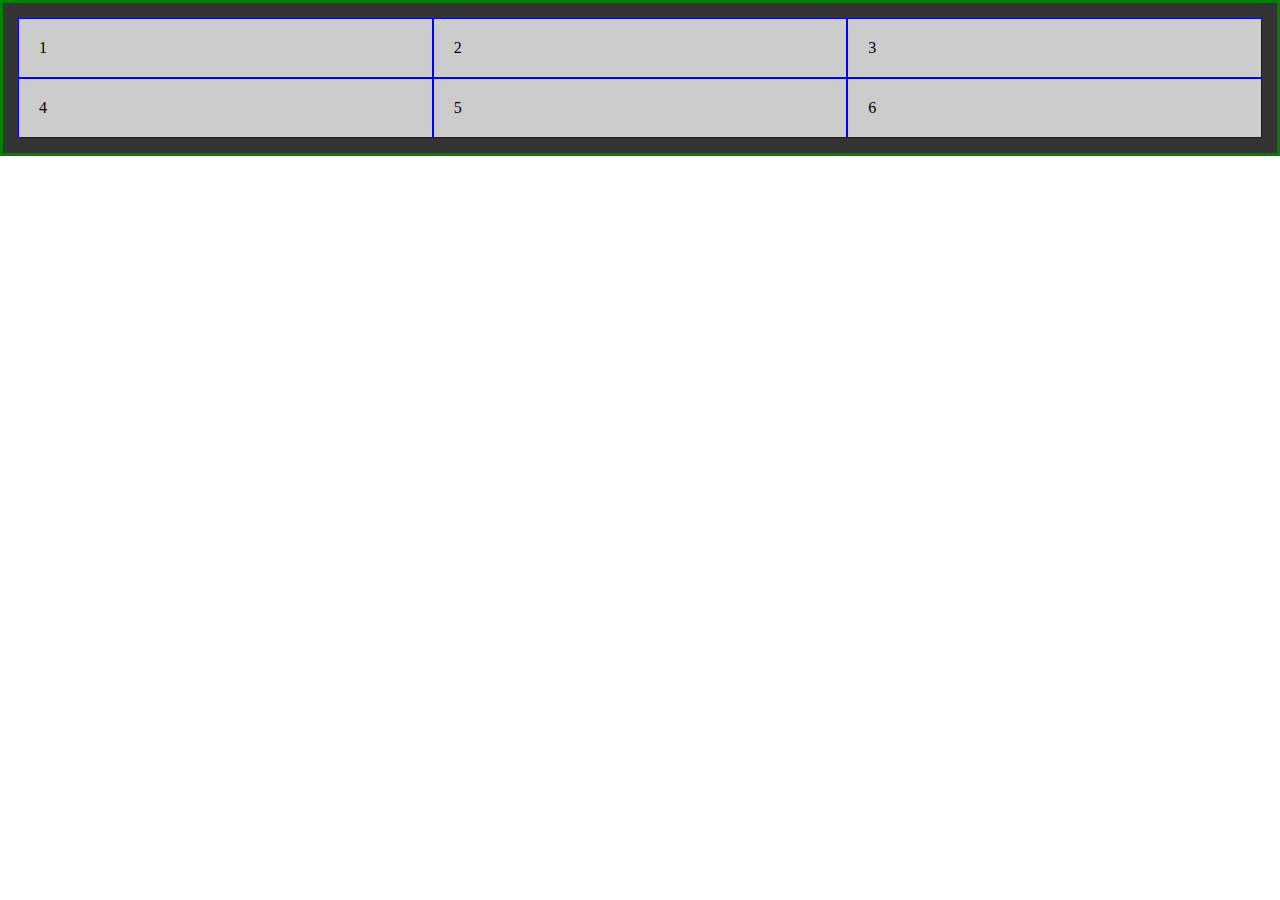
<file: VisualStudioHTML5_CSS3/Aula/grid/index.html>
<!DOCTYPE html>
<html lang="en">
<head>
    <meta charset="UTF-8">
    <meta http-equiv="X-UA-Compatible" content="IE=edge">
    <meta name="viewport" content="width=device-width, initial-scale=1.0">
    <link rel="stylesheet" href="style.css">
    <title>Document</title>
</head>
<body>
    <div class="container">
        <div id="iten-1">1</div>
        <div id="iten-2">2</div>
        <div id="iten-3">3</div>
        <div id="iten-4">4</div>
        <div id="iten-5">5</div>
        <div id="iten-6">6</div>

    </div>
</body>
</html>
</file>
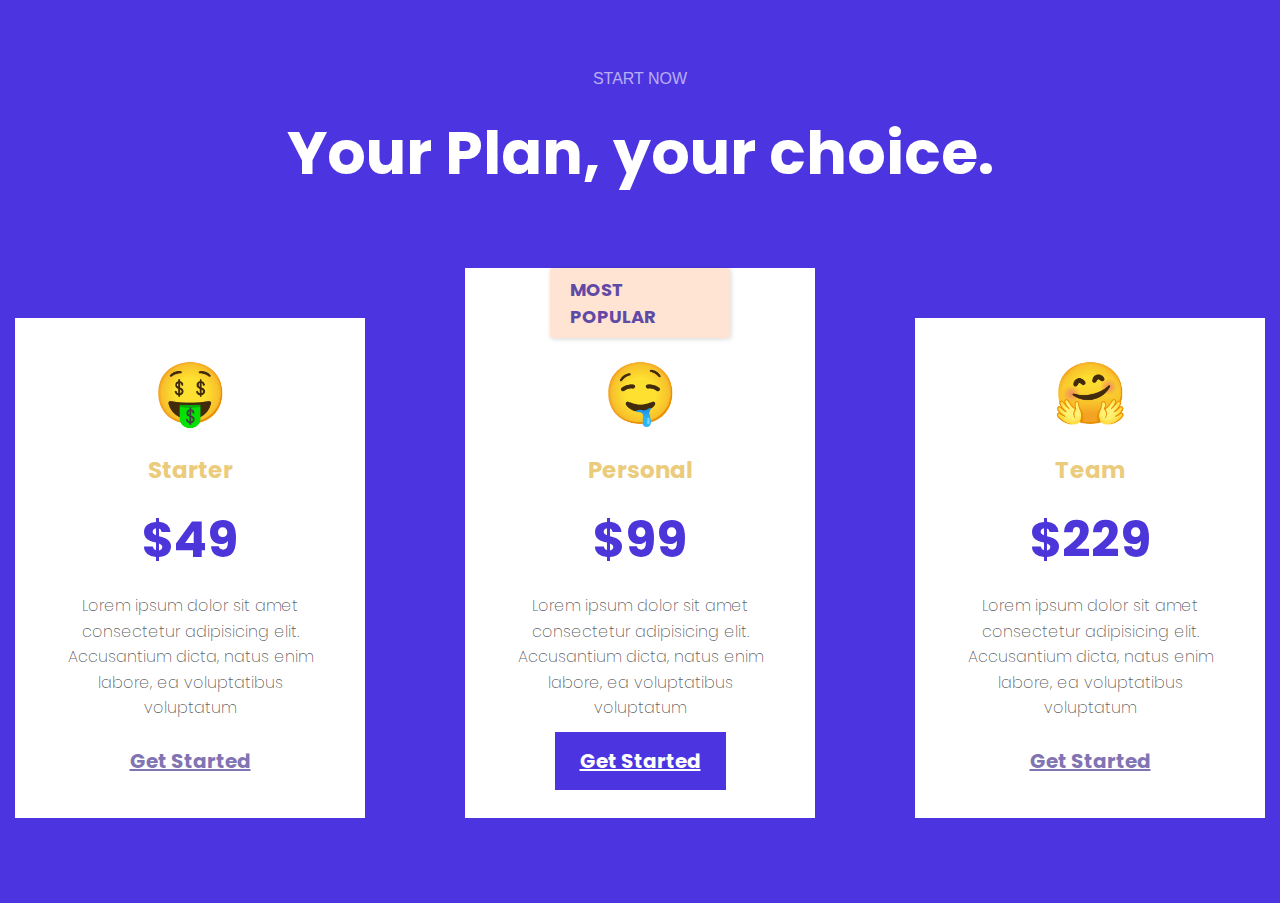
<file: preços.html>
<!DOCTYPE html>
<html lang="pt-br">
<head>
    <meta charset="UTF-8">
    <meta http-equiv="X-UA-Compatible" content="IE=edge">
    <meta name="viewport" content="width=device-width, initial-scale=1.0">
    <link rel="stylesheet" href="style.css">
    <title>Preços</title>
</head>
<body>
    <header>
        <p style="font-family: Verdana, Geneva, Tahoma, sans-serif; font-weight: 100px; color: rgba(255, 255, 255, 0.61);">START NOW</p>
        <h1>Your Plan, your choice.</h1>
    </header>
    <main>
        <div class="popular">
            <div>
                <p>MOST POPULAR</p>
            </div>
        </div>

        <div class="esquerda">
            <div class="emoji">
                <h3>&#x1F911;</h3>
                <div class="texto">
                    <h2>Starter</h2>
                    <div class="nota">$49</div>
                    <p>Lorem ipsum dolor sit amet consectetur adipisicing elit. Accusantium dicta, natus enim labore, ea voluptatibus voluptatum</p>
                    <br>
                    <a href="#">Get Started</a>
                </div>
            </div>
        </div>

        <div class="meio">
            <div class="emoji">
                <h3>&#x1F924;</h3>
                <div class="texto">
                    <h2>Personal</h2>
                    <div class="nota">$99</div>
                    <p>Lorem ipsum dolor sit amet consectetur adipisicing elit. Accusantium dicta, natus enim labore, ea voluptatibus voluptatum</p>
                    <br>
                    <a href="#" class="esp">Get Started</a>
                </div>
            </div>
        </div>

        <div class="direita">
            <div class="emoji">
                <h3>&#x1F917;</h3>
                <div class="texto">
                    <h2>Team</h2>
                    <div class="nota">$229</div>
                    <p>Lorem ipsum dolor sit amet consectetur adipisicing elit. Accusantium dicta, natus enim labore, ea voluptatibus voluptatum</p>
                    <br>
                    <a href="#">Get Started</a>
                </div>
            </div>
        </div>
    </main>
</body>
</html>
</file>
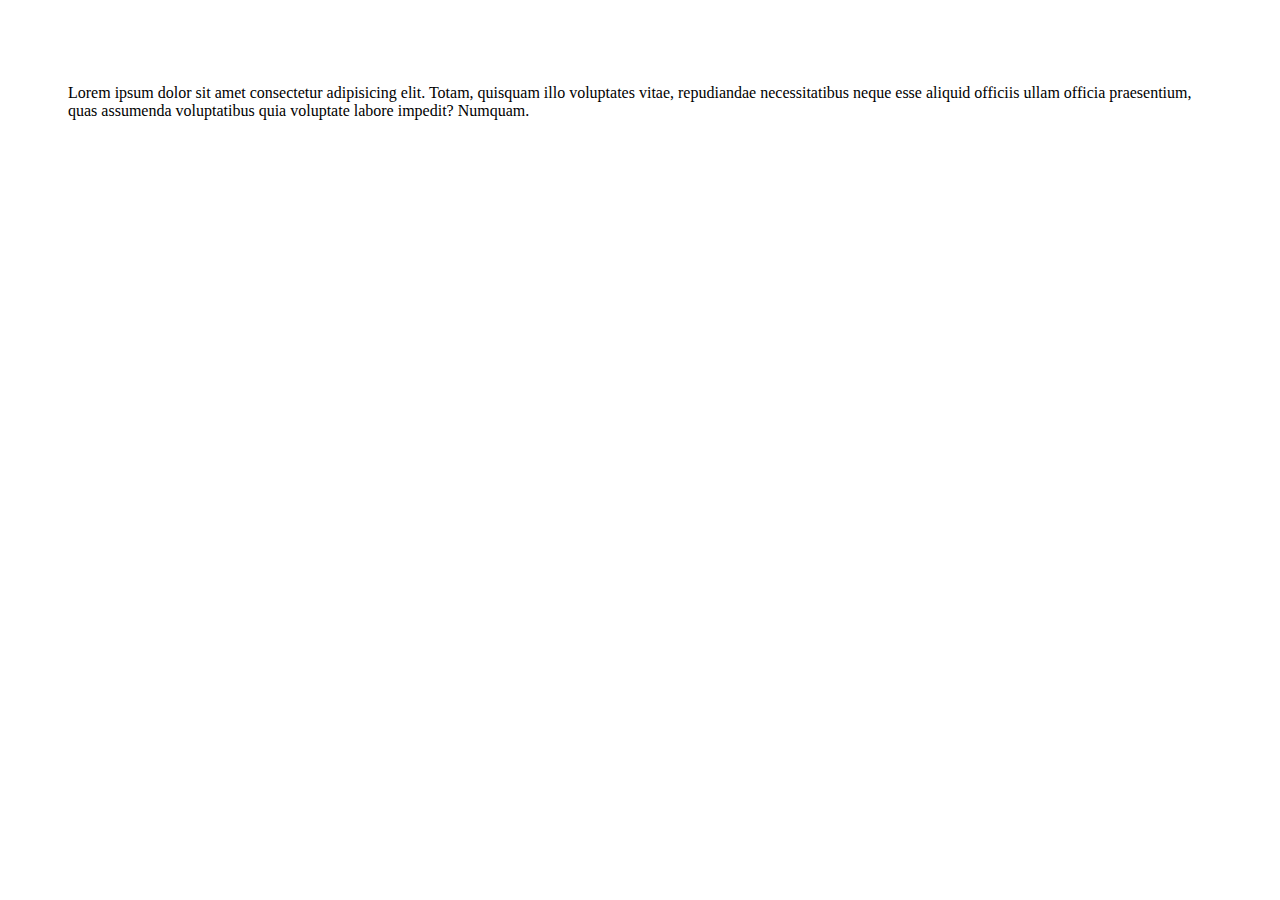
<file: ProjetoSite/menuprincipal.html>
<!DOCTYPE html>
<html lang="pt">
<head>
    <meta charset="UTF-8">
    <meta http-equiv="X-UA-Compatible" content="IE=edge">
    <meta name="viewport" content="width=device-width, initial-scale=1.0">
    <link rel="stylesheet" href="geral.css">
    <title>Document</title>
</head>
<body>
    <header>
        <p>Lorem ipsum dolor sit amet consectetur adipisicing elit. Totam, quisquam illo voluptates vitae, repudiandae necessitatibus neque esse aliquid officiis ullam officia praesentium, quas assumenda voluptatibus quia voluptate labore impedit? Numquam.</p>
    </header>
    <main>
        <div></div>
        <div></div>
        <div></div>
    </main>
</body>
</html>
</file>
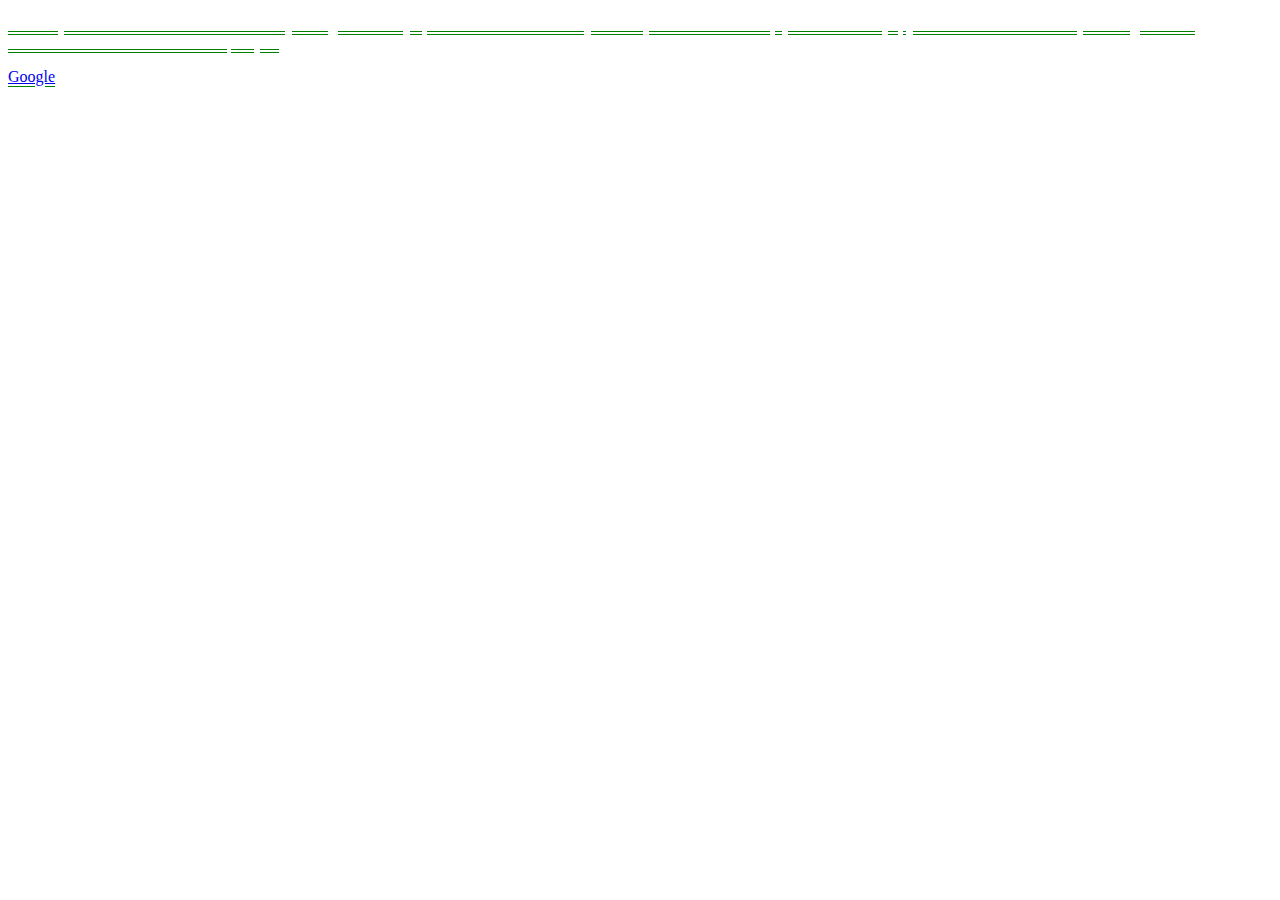
<file: VisualStudioHTML5_CSS3/imagenspara_usar/teste.html>
<!DOCTYPE html>
<html lang="pt-br">
<head>
    <meta charset="UTF-8">
    <meta http-equiv="X-UA-Compatible" content="IE=edge">
    <meta name="viewport" content="width=device-width, initial-scale=1.0">
    <title>Testes</title>
    <link rel="maisimportantes" href="maisimportantes.css">
    <style>
        p {
            text-decoration: underline green double;
            color: white;
            /*text-shadow: 1px 1px 2px black, 0 0 25px blue, 0 0 5px darkblue;*/
        }
    </style>
</head>
<body>
    <p>Lorem ipsum dolor sit amet consectetur adipisicing elit. Cumque, dicta dolorum odio voluptas voluptatem debitis modi, quaerat velit ut qui, possimus natus. Est consequatur dignissimos accusantium sint dolores. Incidunt, neque!</p>
    <p><a href="https://google.com" target="_blank">Google</a></p>
</body>
</html>
</file>
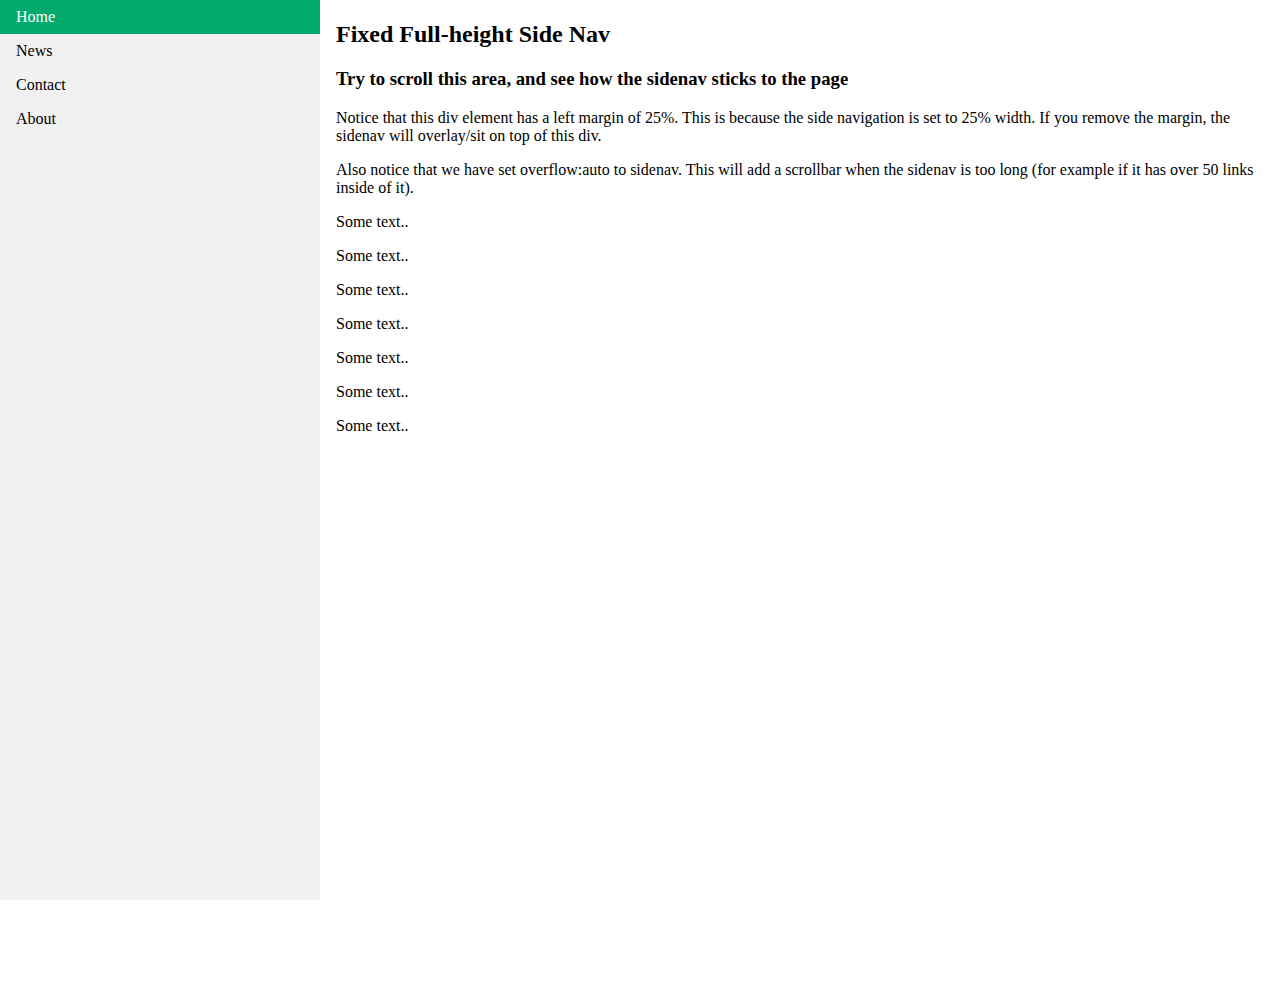
<file: W3School/navigarion_bar/Vertical_Bar.html>
<!DOCTYPE html>
<html lang="pt-br">
<head>
    <meta charset="UTF-8">
    <meta http-equiv="X-UA-Compatible" content="IE=edge">
    <meta name="viewport" content="width=device-width, initial-scale=1.0">
    <title>Document</title>
    <style>
    body {
        margin: 0;
      }
      
      ul {
        list-style-type: none;
        margin: 0;
        padding: 0;
        width: 25%;
        background-color: #f1f1f1;
        position: fixed;
        height: 100%;
        overflow: auto;
      }
      
      li a {
        display: block;
        color: #000;
        padding: 8px 16px;
        text-decoration: none;
      }
      
      li a.active {
        background-color: #04AA6D;
        color: white;
      }
      
      li a:hover:not(.active) {
        background-color: #555;
        color: white;
      }
    </style>
</head>
<body>
    <ul>
        <li><a class="active" href="#home">Home</a></li>
        <li><a href="#news">News</a></li>
        <li><a href="#contact">Contact</a></li>
        <li><a href="#about">About</a></li>
      </ul>
      
      <div style="margin-left:25%;padding:1px 16px;height:1000px;">
        <h2>Fixed Full-height Side Nav</h2>
        <h3>Try to scroll this area, and see how the sidenav sticks to the page</h3>
        <p>Notice that this div element has a left margin of 25%. This is because the side navigation is set to 25% width. If you remove the margin, the sidenav will overlay/sit on top of this div.</p>
        <p>Also notice that we have set overflow:auto to sidenav. This will add a scrollbar when the sidenav is too long (for example if it has over 50 links inside of it).</p>
        <p>Some text..</p>
        <p>Some text..</p>
        <p>Some text..</p>
        <p>Some text..</p>
        <p>Some text..</p>
        <p>Some text..</p>
        <p>Some text..</p>
      </div>
</body>
</html>
</file>
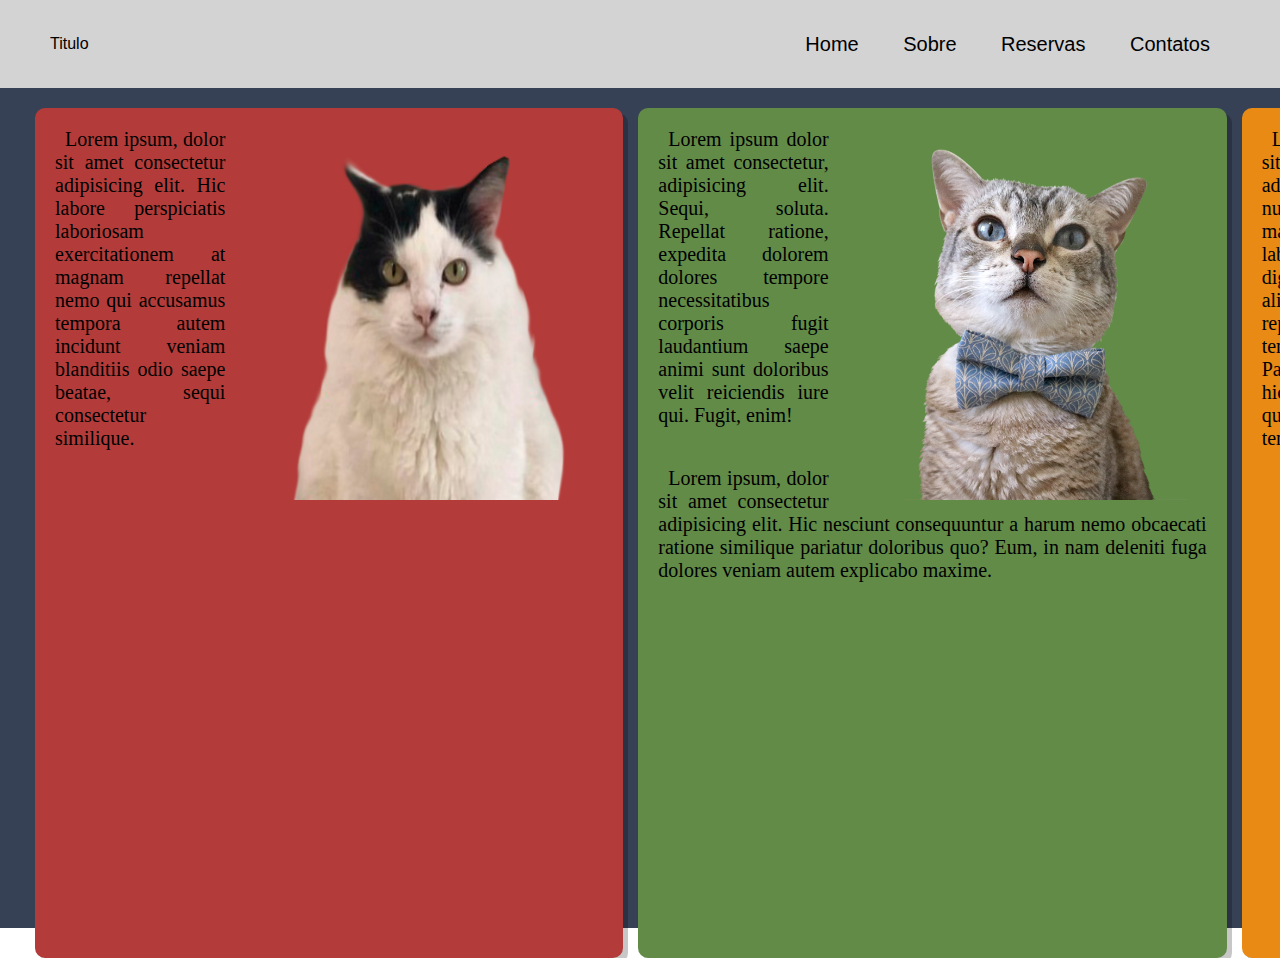
<file: VisualStudioHTML5_CSS3/Aula/flex/siteFLEX.html>
<!DOCTYPE html>
<html lang="pt-br">
<head>
    <meta charset="UTF-8">
    <meta http-equiv="X-UA-Compatible" content="IE=edge">
    <meta name="viewport" content="width=device-width, initial-scale=1.0">
    <title>Document</title>
    <link rel="stylesheet" href="stylesheet.css">
</head>
<body>
    <div class="superMain">
        <div class="header">
            <div class="title">
                <p>Titulo</p>
            </div>
            <div class="links">
                <a href="#">Home</a>
                <a href="#">Sobre</a>
                <a href="#">Reservas</a>
                <a href="#">Contatos</a>
            </div>
        </div>
        <div class="main">
            <div class="container">
                <div class="esp01">
                    <p><img src="outro.png" alt=""> Lorem ipsum, dolor sit amet consectetur adipisicing elit. Hic labore perspiciatis laboriosam exercitationem at magnam repellat nemo qui accusamus tempora autem incidunt veniam blanditiis odio saepe beatae, sequi consectetur similique.</p>
                    <div class="escolher">
                    </div>
                </div>
                <div class="esp02">
                    <p> <img src="grvata.jpeg" alt="">Lorem ipsum dolor sit amet consectetur, adipisicing elit. Sequi, soluta. Repellat ratione, expedita dolorem dolores tempore necessitatibus corporis fugit laudantium saepe animi sunt doloribus velit reiciendis iure qui. Fugit, enim!</p>
                    <p>Lorem ipsum, dolor sit amet consectetur adipisicing elit. Hic nesciunt consequuntur a harum nemo obcaecati ratione similique pariatur doloribus quo? Eum, in nam deleniti fuga dolores veniam autem explicabo maxime.</p>
                </div>
                <div class="esp03">
                    <p> <img src="outo_gato.png" alt="">Lorem, ipsum dolor sit amet consectetur adipisicing elit. Vitae nulla voluptate magnam, rem enim laborum excepturi dignissimos eligendi aliquam reprehenderit tempore illo. Pariatur consectetur hic maxime quisquam fuga tempora cupiditate. </p>
                </div>
            </div>

        </div>
    </div>
</body>
</html>
</file>
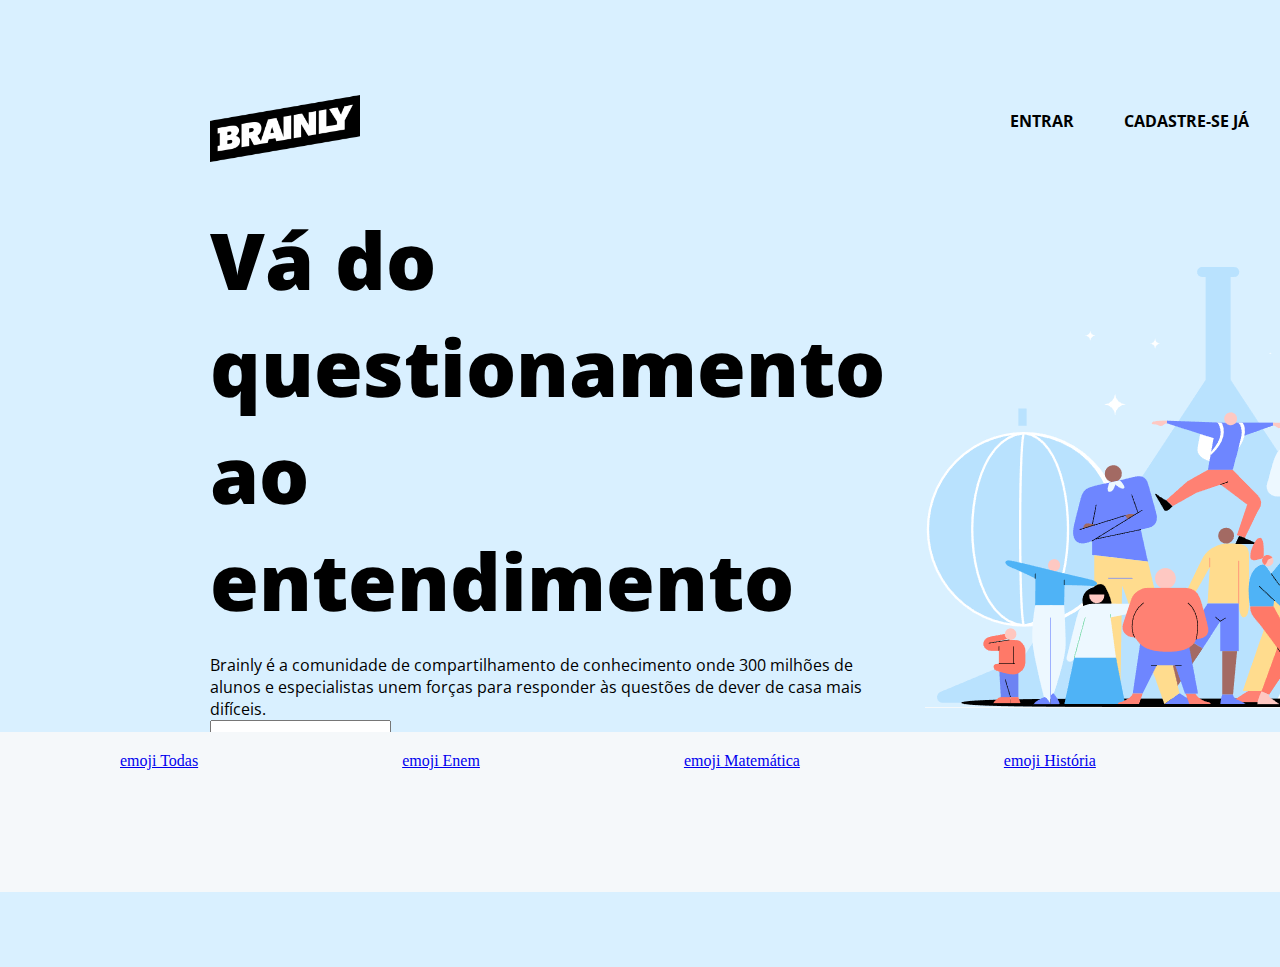
<file: VisualStudioHTML5_CSS3/Aula/grid/copiaBrainly.html>
<!DOCTYPE html>
<html lang="en">
<head>
    <meta charset="UTF-8">
    <meta http-equiv="X-UA-Compatible" content="IE=edge">
    <meta name="viewport" content="width=device-width, initial-scale=1.0">
    <link rel="stylesheet" href="brainly.css">
    <title>Document</title>
</head>
<body>
    <div class="container">
        <div id="header">
            <img src="imagens/Brainly_logo.png" alt="">
            <a href="#" id="pergunta">FAÇA UMA PERGUNTA</a>
            <a href="#">CADASTRE-SE JÁ</a>
            <a href="#">ENTRAR</a>
        </div>
        <div id="content">
            <h1>Vá do questionamento ao entendimento</h1>
            <p>Brainly é a comunidade de compartilhamento de conhecimento onde 300 milhões de alunos e especialistas unem forças para responder às questões de dever de casa mais difíceis.</p>
            <input type="" >
        </div>
        <div class="image">
            <img src="imagens/brainlydepobre.png" alt="">
        </div>

        <div id="footer">
            <a href="#">emoji Todas</a>
            <a href="#">emoji Enem</a>
            <a href="#">emoji Matemática</a>
            <a href="#">emoji História</a>
            <a href="#">emoji Geografia</a>
        </div>
    </div>
</body>
</html>
</file>
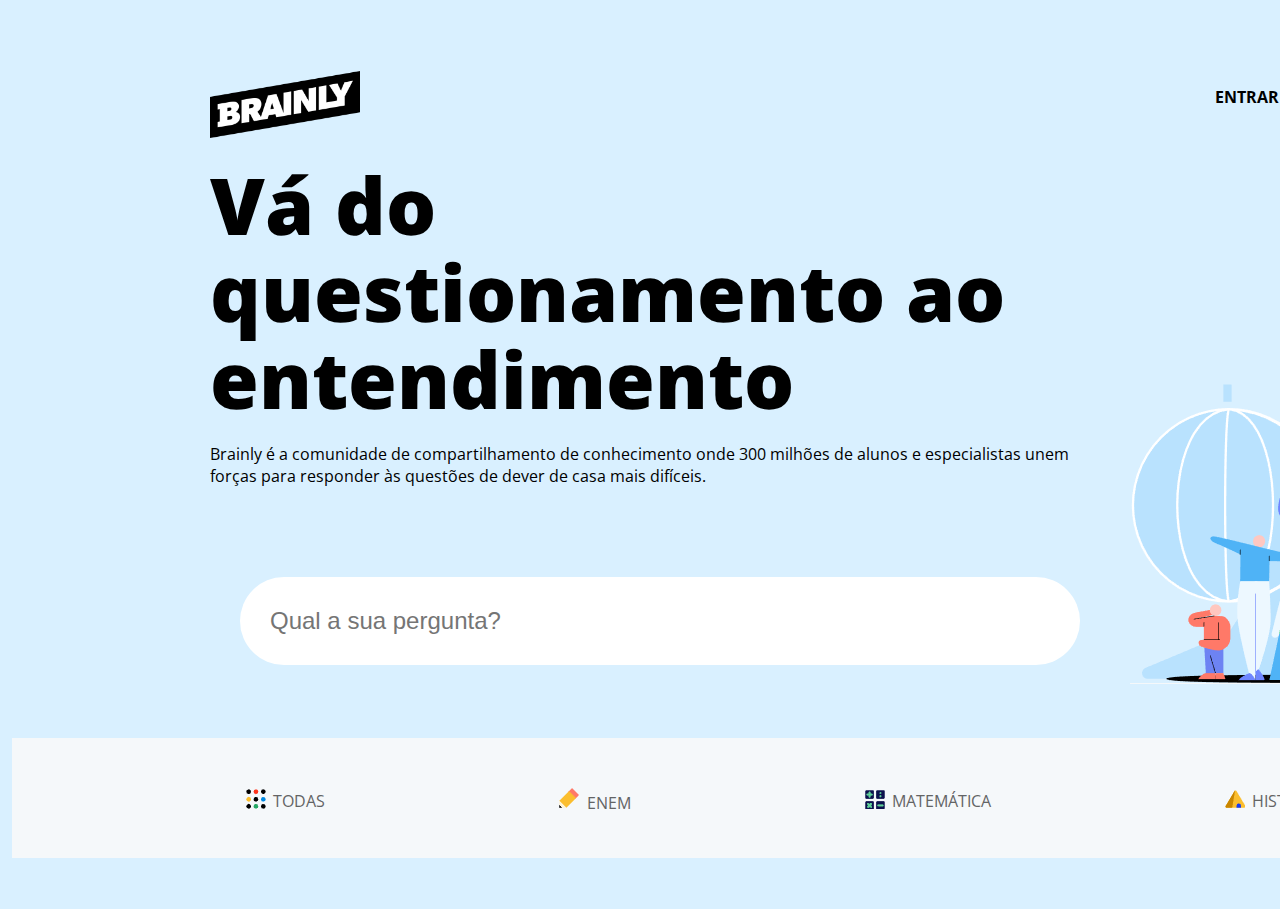
<file: VisualStudioHTML5_CSS3/Aula/grid/copiaBrainly_certa.html>
<!DOCTYPE html>
<html lang="en">
<head>
    <meta charset="UTF-8">
    <meta http-equiv="X-UA-Compatible" content="IE=edge">
    <meta name="viewport" content="width=device-width, initial-scale=1.0">
    <link rel="stylesheet" href="brainly_certo.css">
    <title>Document</title>
</head>
<body>
    <div class="container">
        <div id="header">
            <img src="imagens/Brainly_logo.png" alt="">
            <a href="#" id="pergunta">FAÇA UMA PERGUNTA</a>
            <a href="#">CADASTRE-SE JÁ</a>
            <a href="#">ENTRAR</a>
        </div>
        <div id="content">
            <h1>Vá do questionamento ao entendimento</h1>
            <p>Brainly é a comunidade de compartilhamento de conhecimento onde 300 milhões de alunos e especialistas unem forças para responder às questões de dever de casa mais difíceis.</p>
            <div class="pesquisa">
                <input type="text" placeholder="Qual a sua pergunta?">
            </div>
        </div>
        <div class="image">
            <img src="imagens/brainlydepobre.png" alt="">
        </div>

        <div id="footer">
        
                <a href="#"><img src="imagens/IMAGEM_TODOS.png" alt="">TODAS</a>
                <a href="#"><img src="imagens/lapis.png" alt="">ENEM</a>
                <a href="#"><img src="imagens/MATEMA.png" alt="">MATEMÁTICA</a>
                <a href="#"><img src="imagens/HISTORIA.png" alt="">HISTÓRIA</a>
                <a href="#"><img src="imagens/GEOGRA.png" alt="">GEOGRAFIA</a>
        
        </div>
    </div>
</body>
</html>
</file>
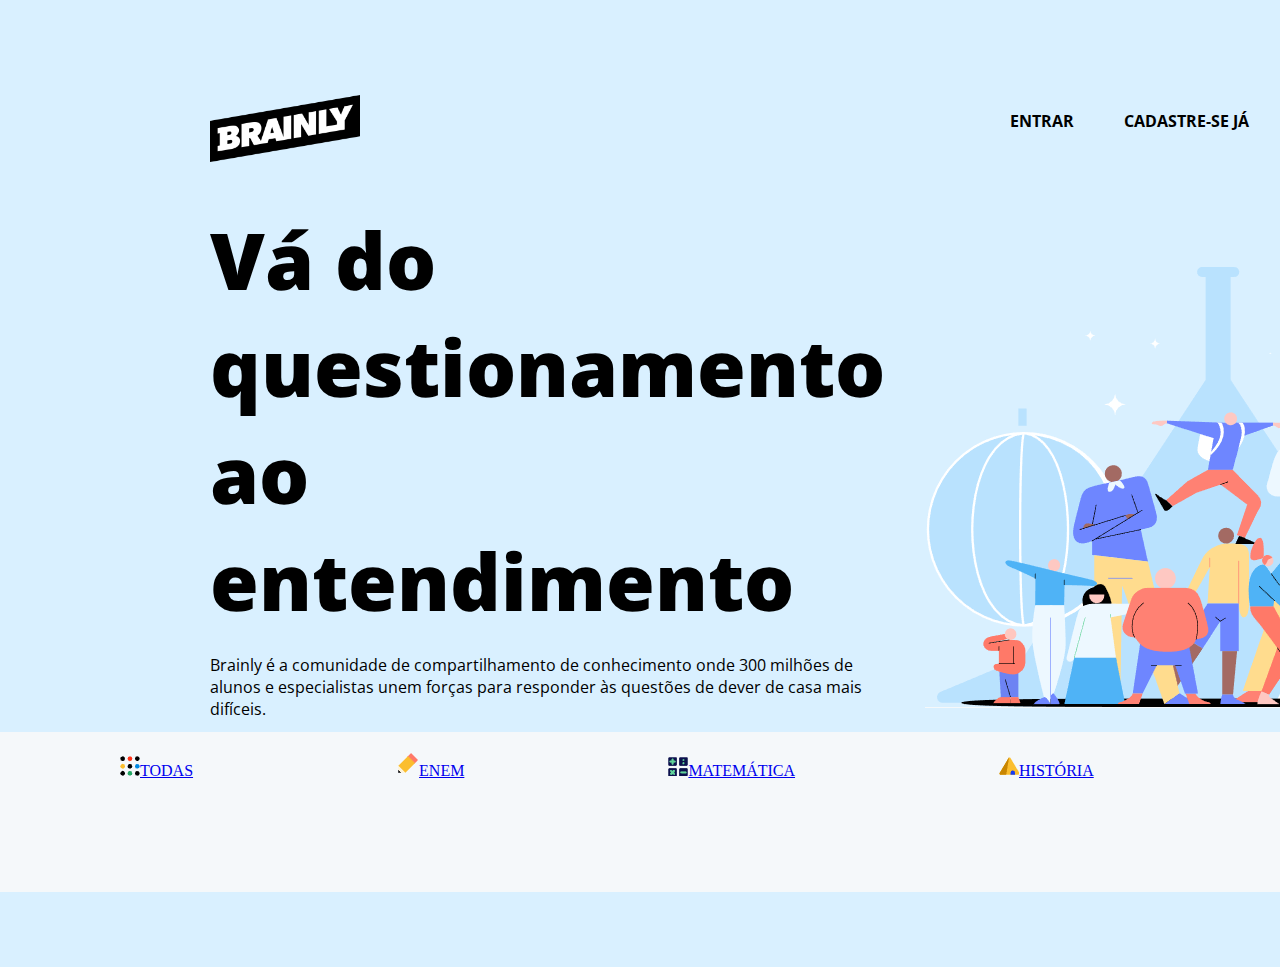
<file: VisualStudioHTML5_CSS3/Aula/grid/copiaBrainly_feitacomocu.html>
<!DOCTYPE html>
<html lang="en">
<head>
    <meta charset="UTF-8">
    <meta http-equiv="X-UA-Compatible" content="IE=edge">
    <meta name="viewport" content="width=device-width, initial-scale=1.0">
    <link rel="stylesheet" href="brainly.css">
    <title>Document</title>
</head>
<body>
    <div class="container">
        <div id="header">
            <img src="imagens/Brainly_logo.png" alt="">
            <a href="#" id="pergunta">FAÇA UMA PERGUNTA</a>
            <a href="#">CADASTRE-SE JÁ</a>
            <a href="#">ENTRAR</a>
        </div>
        <div id="content">
            <h1>Vá do questionamento ao entendimento</h1>
            <p>Brainly é a comunidade de compartilhamento de conhecimento onde 300 milhões de alunos e especialistas unem forças para responder às questões de dever de casa mais difíceis.</p>
            <div class="pesquisa">
                <input type="text" placeholder="Qual a sua pergunta?">
            </div>
        </div>
        <div class="image">
            <img src="imagens/brainlydepobre.png" alt="">
        </div>

        <div id="footer">
        
                <a href="#"><img src="imagens/IMAGEM_TODOS.png" alt="">TODAS</a>
                <a href="#"><img src="imagens/lapis.png" alt="">ENEM</a>
                <a href="#"><img src="imagens/MATEMA.png" alt="">MATEMÁTICA</a>
                <a href="#"><img src="imagens/HISTORIA.png" alt="">HISTÓRIA</a>
                <a href="#"><img src="imagens/GEOGRA.png" alt="">GEOGRAFIA</a>
        
        </div>
    </div>
</body>
</html>
</file>
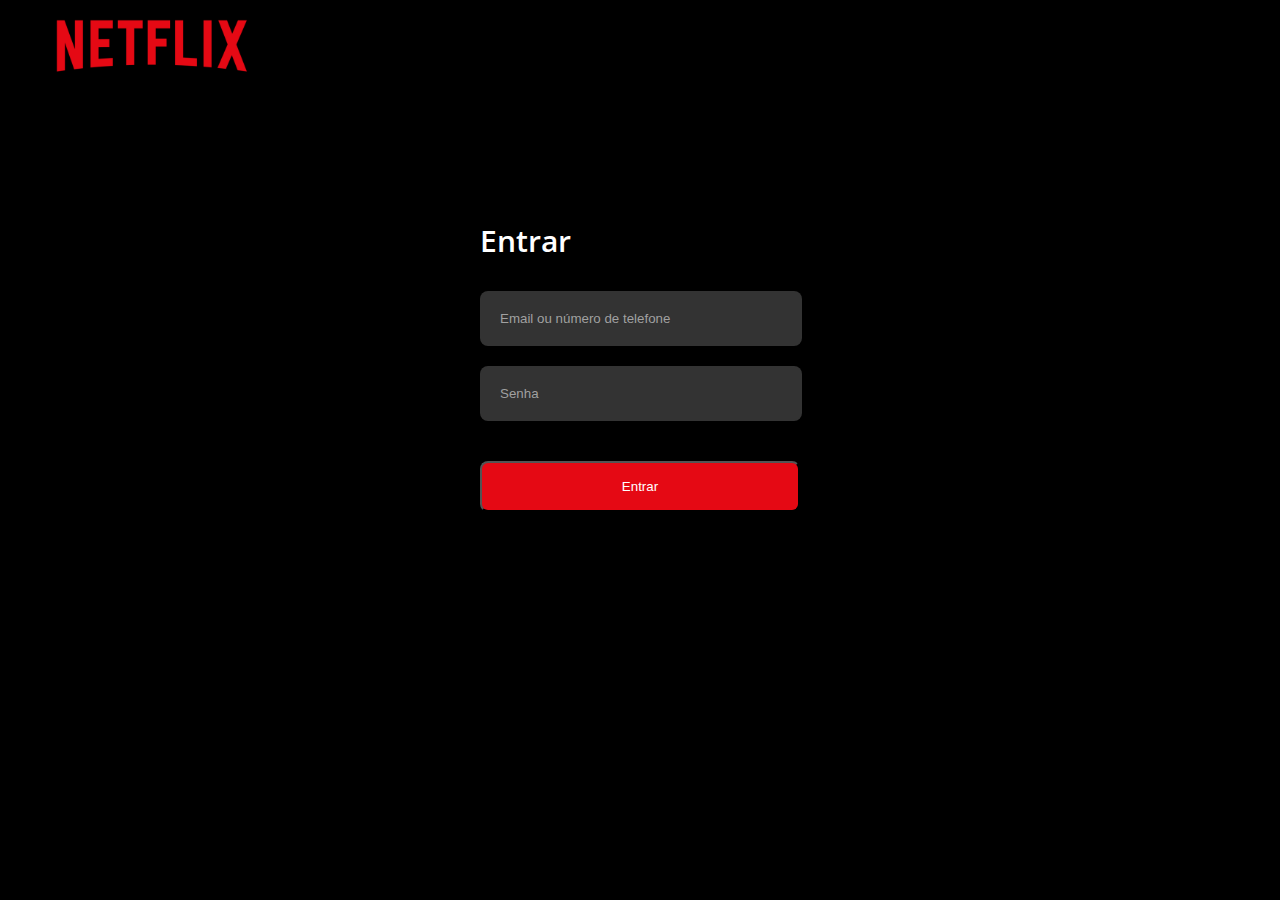
<file: VisualStudioHTML5_CSS3/Aula/netflix/netflix.html>
<!DOCTYPE html>
<html lang="pt-br">
<head>
    <meta charset="UTF-8">
    <meta http-equiv="X-UA-Compatible" content="IE=edge">
    <meta name="viewport" content="width=device-width, initial-scale=1.0">
    <title>Netflix</title>
    <link rel="stylesheet" href="stylesheet.css">
</head>
<body class="fundo">
    <div class="opac">
        <header class="header">
            <div class="logo">
                <img src="Netflix-Brand-Logo.png" alt="">
            </div>
        </header>
        <main class="main">
            <div class="loginMenu">
                <h3>Entrar</h3>
                <input type="email" placeholder="Email ou número de telefone" class="escrever">
                <input type="password" placeholder="Senha" class="escrever">
                <button>Entrar</button>
            </div>
        </main>
    </div>
</body>
</html>
</file>
<file: VisualStudioHTML5_CSS3/Aula/grid/style.css>
*{
    padding: 0;
    margin: 0;
}

.container{
    background-color: #333;
    border: 3px solid red;
    padding: 15px;
    display: grid;
    /*grid-template-columns: auto auto auto;
    height: 50vh;
    grid-template-rows: 20% auto;
    justify-content: center;
    align-items: end;*/
    grid-template-areas: 
    'h h h'
    's c c'
    'f f f';
}

.container div{
    background-color: #ccc;
    padding: 20px;
    border: 1px solid blue;
}

#header{
    grid-area: h;
}

#sideBar{
    grid-area: s;
}

#content{
    grid-area: c;
}

#footer{
    grid-area: f;
}

@media (max-width: 740px) and (min-width: 500px){
    .container{
        grid-template-columns: auto auto;
    }
}

@media (min-width: 1000px){
    .container{
        border: 3px solid green;
    }
}

@media (max-width: 400px){
    .container{
        grid-template-columns: auto;
    }
    #iten-6{
        display: none;
    }
}
</file>
<file: style.css>
@charset "UTF-8";

@import url('https://fonts.googleapis.com/css2?family=Poppins:wght@200;700&display=swap');


*{
    padding: 0;
    margin: 0;
}

body{
    background-color: #4C35E0;
}

header{
    color: white;
    padding: 70px;
    text-align: center;
}

header p{
    padding-bottom: 20px;
}

main{
    display: flex;
    justify-content: center;
    font-family: Poppins;
}

h1{
    font: bold 60px Poppins;
}

a{
    color: #8174b3;
}


.esquerda{
    display: flex;
    height: 500px;
    width: 350px;
    background-color: white;
    margin: 50px;
}

.meio{
    display: flex;
    width: 350px;
    height: 500px;
    background-color: white;
    margin: 50px;
}

.direita{
    display: flex;
    width: 350px;
    height: 500px;
    background-color: white;
    margin: 50px;
}

.popular{
    display: flex;
    position: absolute;
    background-color: white;
    justify-content: center;
    height: 70px;
    width: 350px;
}

.popular p{
    font: bold 18px Poppins;
    padding: 20px;
    color: #614AA5;
}

.popular div{
    width: 180px;
    background-color: #FFE4D4;
    display: flex;
    align-items: center;

    border-radius: 3px;
    box-shadow: 1px 1px 5px rgba(0, 0, 0, 0.158);
}

.emoji h3{
    font-size: 60px;
}

.emoji{
    display: block;
    padding: 0px 20px 0px 20px;
    margin: 30px;
    height: 100px;
    width: 350px;
    text-align: center;
}

.texto h2{
    font: bold 23px Poppins;
    color: #EBCB7C;
}

.texto p{
    text-justify: auto;
    color: rgba(0, 0, 0, 0.658);
    font-weight: 200;
    line-height: 1.6;
}

.esp{
    color: white;
    background-color: #4C35E0;
    padding: 15px 25px;
}

.texto a{
    font: bold 20px Poppins;
}

.texto{
    display: block;
    justify-content: center;
    padding-top: 15px;
    height: 450px;
}

.nota{
    padding: 15px;
    font: bold 50px Poppins;
    color: #4D36D9;
}
</file>
<file: ProjetoSite/geral.css>
@charset 'UTF-8';

header {
    padding: 60px;
}
</file>
<file: VisualStudioHTML5_CSS3/imagenspara_usar/maisimportantes.css>
/*
height	Sets the height of an element
max-height	Sets the maximum height of an element
max-width	Sets the maximum width of an element
min-height	Sets the minimum height of an element
min-width	Sets the minimum width of an element
width	Sets the width of an element
*/

/*Display flex é importante*/
/*flex-direction por padrão vem como linha (row) mas é possivel mudar para column*/

*{
    padding: 0;
    margin: 0;
}

div {
    background-image: url(gato-cat.gif);
    color: green;
    /*max-width: 200px;
    Usado na responsividade de paginas*/
}

/* FUNCIONA
body{
    background: #ffffff url(png-clipart-cats-cats-thumbnail.png) scroll right top;
}*/

img{
    /*A propriedade z-index especifica a ordem de pilha de um elemento (qual elemento deve ser colocado na frente ou atrás dos outros).
    Um elemento pode ter uma ordem de pilha positiva ou negativa*/
    z-index: -1;
    /*Deixa a imagem ao lado que escolher(Tambem funciona com a DIV)                <p><img>Lorem..</p>*/
    float: right;
}

div {
    /*Mantem o tamanho em 300 ao inves de acresentar 50 (300 px do width + 25px do padding left e + 25px right)
    Por causa do box-sizing: border-box;*/
    width: 300px;
    padding: 25px;
    box-sizing: border-box;
    float: left;
    /*Deixa a div embaico da div que está na esquerda*/
    clear: left;
  }

p {
    text-decoration: underline green double;
}

/*Position*/
/* mouse over link (Segure e ele fica com a cor...)*/
a:hover /*Essa pseudoclasse funciona em muitos outros elementos*/ {
    color: hotpink;
}

/* unvisited link */
a:link /*Essa pseudoclasse funciona em muitos outros elementos*/{
    color: red;
}

/* visited link */
a:visited /*Essa pseudoclasse funciona em muitos outros elementos*/{
    color: green;
}

/* selected link */
a:active /*Essa pseudoclasse funciona em muitos outros elementos*/{
    color: blue;
}
</file>
<file: VisualStudioHTML5_CSS3/Aula/flex/stylesheet.css>
*{
    padding: 0;
    margin: 0;
}

.superMain{
    width: 100%;
    height: 98vh;
}

.header{
    width: 100%;
    height: 10%;
    background-color: #d3d3d3;
    display: flex;
    justify-content: space-between;
    align-items: center;
    font-family: 'Lucida Sans', 'Lucida Sans Regular', 'Lucida Grande', 'Lucida Sans Unicode', Geneva, Verdana, sans-serif;
}

.main{
    background-color: #364156;
}

.title{
    margin: 0 50px;

}

.links{
    margin: 0 50px;
}

.links a{
    margin: 0 20px;
    text-decoration: none;
    font-size: 20px;
    color: black;
    padding: 20px 0px;
}

a::hover{
    background-color: rgb(150, 150, 150);
}

@media screen and (max-width: 720px){
    .links{
        display: none;  
    }
}

.main{
    font-family: Cambria, Cochin, Georgia, Times, 'Times New Roman', serif;
    font-size: 20px;
}

.main p{
    text-align: justify;
    text-indent: 10px;
    padding: 20px;
}

.container{
    border-top: 50px;
    width: 1825px;
    height: 800px;
    padding: 20px;
    display: flex;
}

.esp01{
    border-radius: 10px;
    box-shadow: 5px 5px rgba(0, 0, 0, 0.219);
    width: 600px;
    height: 850px;
    background-color: #b33c3a;
    margin-right: 15px;
    margin-left: 15px;
}

.esp02{
    border-radius: 10px;
    box-shadow: 5px 5px rgba(0, 0, 0, 0.219);
    width: 600px;
    height: 850px;
    margin-right: 15px;
    background-color: #628B48;
}

.esp03{
    border-radius: 10px;
    box-shadow: 5px 5px rgba(0, 0, 0, 0.219);
    width: 600px;
    height: 850px;
    margin-right: 15px;
    background-color: #E98A15;
}

.container img{
    float: right;
    padding-left: 30px;
    width: 348px;
    height: 372px;
}
</file>
<file: VisualStudioHTML5_CSS3/Aula/grid/brainly.css>
@import url('https://fonts.googleapis.com/css2?family=Alkalami&family=Open+Sans:ital,wght@0,300;0,400;0,500;0,600;0,700;0,800;1,300;1,400;1,500;1,600;1,700;1,800&display=swap');


/*Global*/
*{
    margin: 0;
    padding: 0;
}

p{
    font-family: Open Sans, sans-serif;
    font-weight: 400;
    padding-top: 20px;
}

.container{
    background-color: #D9F0FF;
    padding: 75px 190px;
    display: grid;
    justify-content: space-evenly;
    grid-template-areas: 
    'h h h h h h'
    'c c c c i i'
    'f f f f f f';
}

.container div{
    background-color: #D9F0FF;
    padding: 20px;
}

/*HEADER*/

#header a{
    text-decoration: none;
    color: black;
    margin: 0 10px;

    display: inline;
    float: right;
    padding: 15px;
    font-family: Open Sans, sans-serif;
    font-weight: bold;
}

#pergunta{
    background-color: white;
    border-radius: 50px;
}

#header a:hover{
    background-color: #CCE2F1;
    border-radius: 50px;
}

#header{
    grid-area: h;
}

#header img{
    width: 150px;
}

/*Imagem*/

#image{
    grid-area: i;
    
}

/*Content*/

#content{
    height: 30vh;
    grid-area: c;
}

h1{
    font-family: Open Sans, sans-serif;
    font-weight: 1000;
    font-size: 79px;
}

/*Footer*/


#footer{
    grid-area: f;
    background-color: #F5F8FA;
    height: 120px;
    margin: 0px -190px 0px -190px;
}

#footer a{
    padding: 0px 100px 0px 100px;
}
</file>
<file: VisualStudioHTML5_CSS3/Aula/grid/brainly_certo.css>
@import url('https://fonts.googleapis.com/css2?family=Alkalami&family=Open+Sans:ital,wght@0,300;0,400;0,500;0,600;0,700;0,800;1,300;1,400;1,500;1,600;1,700;1,800&display=swap');


/*Global*/
*{
    margin: 0;
    padding: 0;
}

p{
    font-family: Open Sans, sans-serif;
    font-weight: 400;
    padding-top: 20px;
}

.container{
    background-color: #D9F0FF;
    padding: 51px 190px;
    display: grid;
    justify-content: space-evenly;
    grid-template-areas: 
    'h h h h h h'
    'c c c c i i'
    'f f f f f f';
}

.container div{
    background-color: #D9F0FF;
    padding: 20px;
}

/*HEADER*/

#header a{
    text-decoration: none;
    color: black;
    margin: 0 10px;

    display: inline;
    float: right;
    padding: 15px;
    font-family: Open Sans, sans-serif;
    font-weight: bold;
}

#pergunta{
    background-color: white;
    border-radius: 50px;
}

#header a:hover{
    background-color: #CCE2F1;
    border-radius: 50px;
}

#header{
    grid-area: h;
}

#header img{
    width: 150px;
}

/*Imagem*/

#image{
    grid-area: i;
}

/*Content*/

#content{
    display: flex;
    flex-direction: column;
    height: 60vh;
    grid-area: c;
    padding: 0px 0px 0px 20px;
    align-items: center;
}

#content input{
    justify-content: center;
    align-items: center;
    padding: 30px 30px 30px 30px;
    padding-right: 500px;
    margin: 10px;
    border-radius: 100px;
    border: gray;
    font-size: 24px;
    margin-top: 70px;
}

#content input::placeholder{
    font-size: 24px;
}

h1{
    font-family: Open Sans, sans-serif;
    font-weight: 1000;
    font-size: 79px;
    line-height: 1.1;
}

.pesquisa{
    display: flex;
    justify-content: end;
}


/*Footer*/


#teste{
    background-color: #F5F8FA;
    padding-top: 40px;
}

#footer{
    grid-area: f;
    padding: 0;
    background-color: #F5F8FA;
    height: 120px;
    margin: 30px -178px 0px -178px;
    display: flex;
    justify-content: space-evenly;
    align-items: center;
}

#footer a{
    text-decoration: none;
    color: #636465;
    justify-content: center;
    font-family: Open Sans, sans-serif;
}

#footer a:hover{
    text-decoration: underline;
}

#footer img{
    padding: 5px;
    margin-bottom: -7px;
    padding-right: 7px;
}
</file>
<file: VisualStudioHTML5_CSS3/Aula/netflix/stylesheet.css>
@import url('https://fonts.googleapis.com/css2?family=Alkalami&family=Open+Sans:ital,wght@0,300;0,400;0,500;0,600;0,700;0,800;1,300;1,400;1,500;1,600;1,700;1,800&display=swap');

*{
    padding: 0;
    margin: 0;
}

.header{
    display: flex;
    width: 100%;
    height: 10vh;

}

.fundo{
    z-index: -3;
    width: 100%;
    height: 100%;
    background-image: url("https://assets.nflxext.com/ffe/siteui/vlv3/79fe83d4-7ef6-4181-9439-46db72599559/f0c190ec-fb9d-4442-89f0-08c267b5aee0/BR-pt-20221017-popsignuptwoweeks-perspective_alpha_website_small.jpg");
}

.main{
    justify-content: center;
    width: 100%;
    height: 90vh;
    display: flex;
}

.logo{  
    width: 20%;
}

.logo img{
    width: 250px;
    padding-left: 10%;
    margin-top: -30px;
}

@media (max-width: 740px){
    .fundo{
        background-image: none;
    }

    .loginMenu{
        display: block;
        padding: 0px;
    }

    .main{
        display: block;
        padding: 5px;
    }
}

.loginMenu {
    padding: 60px;
    display: flex;
    flex-direction: column;
    width: 320px;

    margin: 40px 0px;
    height: 60%;
    background-color: rgba(0, 0, 0, 0.87);
    border-radius: 30px;
}

.escrever{
    display: flex;
    font-family:sans-serif;
    padding: 20px;
    width: 88%;
    border: 0px;
    margin-bottom: 20px;
    color: white;
}

#opac{
    background-color: black;
}

h3{
    color: white;
    padding: 30px 0px 30px 0px;
    font-size: 30px;
    font-weight: 600;
    width: 30%;
}

input{
    border-radius: 8px;
    background-color: #333;
    color: white;
    width: 50%;
}

input::placeholder {
    color: rgba(211, 211, 211, 0.692);
}

button{
    display: flex;
    margin-top: 20px;
    background-color: #E50914;
    color: white;
    align-items: center;
    justify-content: center;
    padding: 5%;
    border-radius: 8px;
}

body{
    background-color: black;
    z-index: 1;
    font-family: Open Sans;
}
</file>
